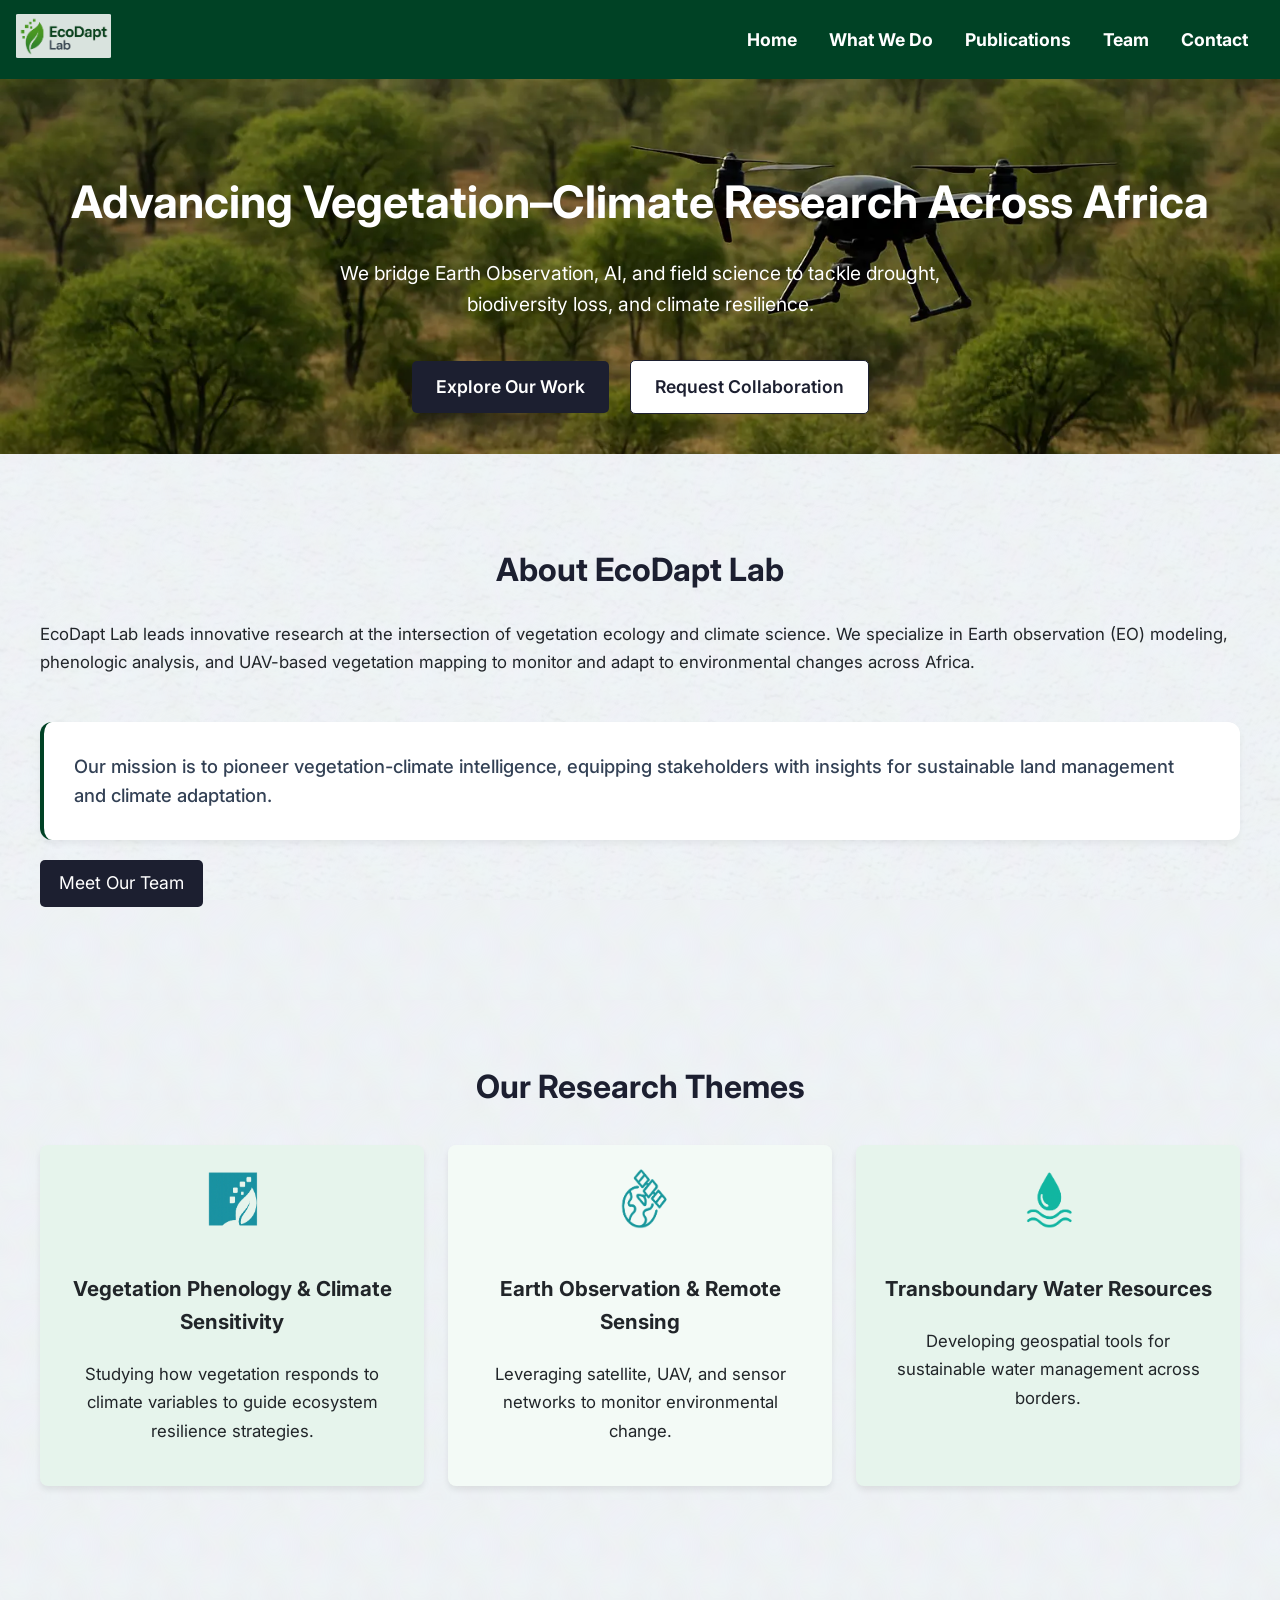
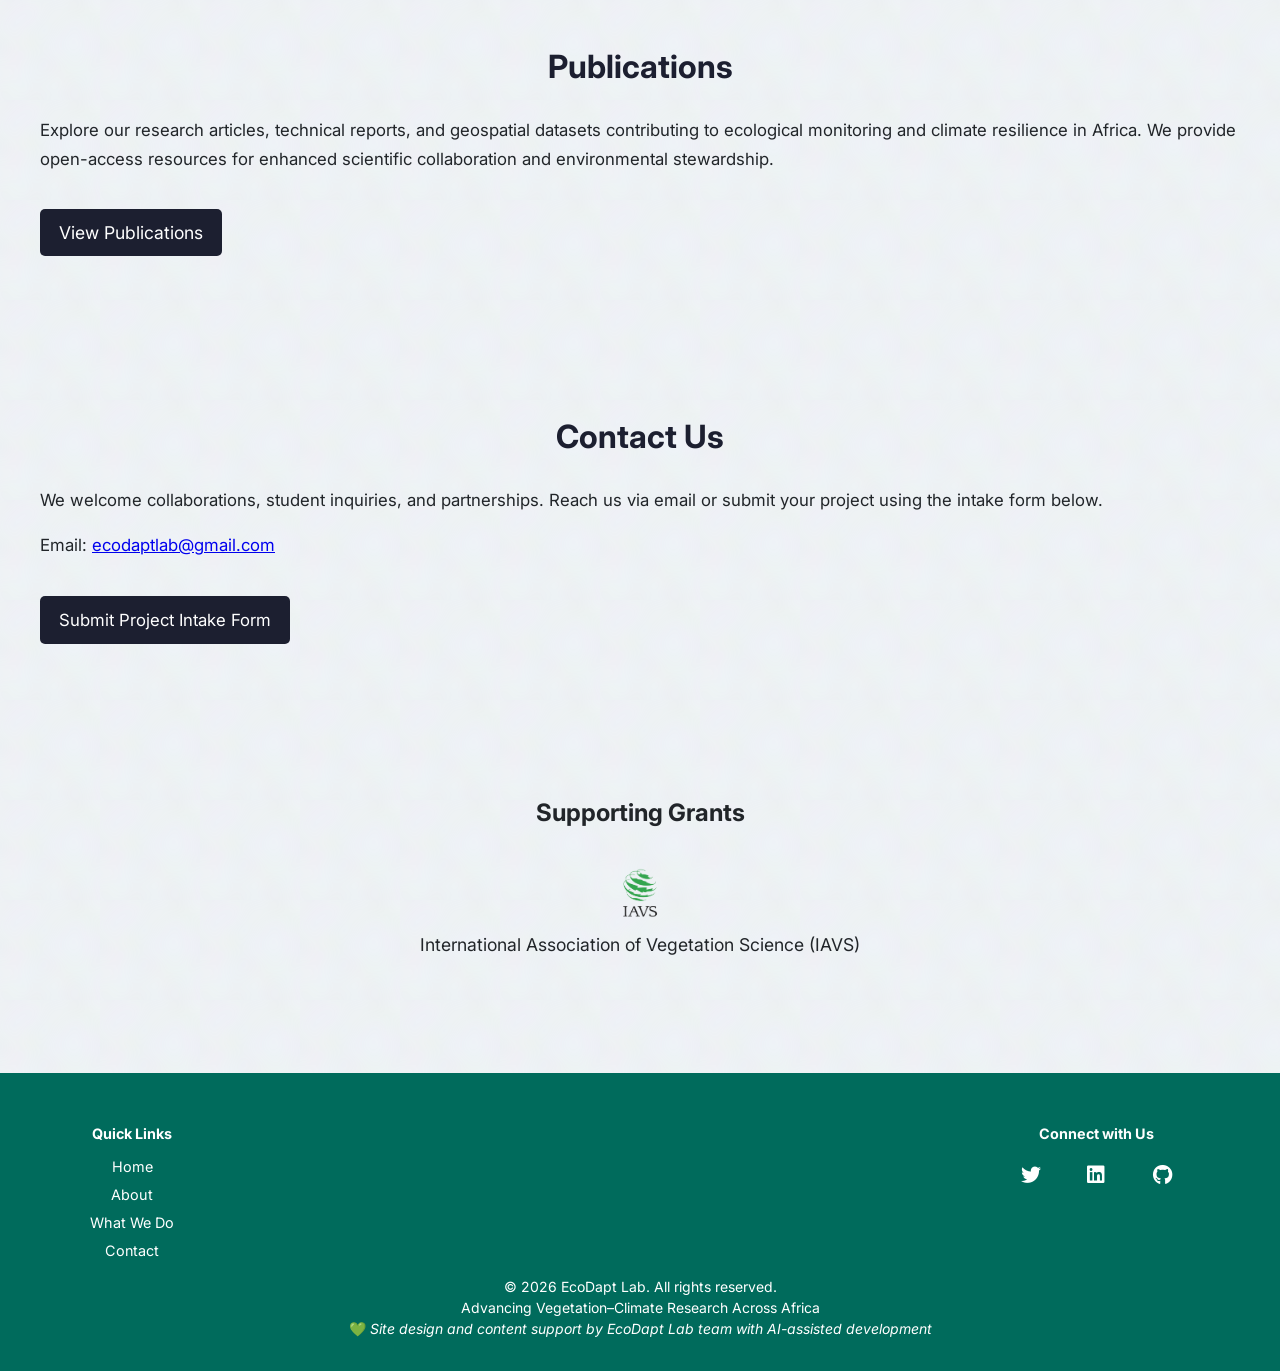
<file: index.html>
<!DOCTYPE html>
<html lang="en">
<head>
  <meta charset="UTF-8">
  <meta name="viewport" content="width=device-width, initial-scale=1.0">
  <title>EcoDapt Lab</title>
  <link href="https://fonts.googleapis.com/css2?family=Inter:wght@400;700&display=swap" rel="stylesheet">
  <link href="https://cdnjs.cloudflare.com/ajax/libs/font-awesome/6.4.0/css/all.min.css" rel="stylesheet">
  <link rel="stylesheet" href="styles.css" />  
<!-- Open Graph meta tags -->
<meta property="og:title" content="EcoDapt Lab">
<meta property="og:description" content="EcoDapt Lab – Advancing Vegetation and Climate Research in Africa">
<meta property="og:image" content="https://raw.githubusercontent.com/EcoDaptLab/ecodapt/main/Image/Logo.png">
<meta property="og:url" content="https://ecodaptlab.github.io/ecodapt/">
<meta property="og:type" content="website">

<!-- For Twitter (X) -->
<meta name="twitter:card" content="summary_large_image">
<meta name="twitter:title" content="EcoDapt Lab">
<meta name="twitter:description" content="EcoDapt Lab – Advancing Vegetation and Climate Research in Africa">
<meta name="twitter:image" content="https://raw.githubusercontent.com/EcoDaptLab/ecodapt/main/Image/Logo.png">

    

</head>
<body class=>
<nav class="navbar">
  <div class="logo">
    <img src="Image/Logo.png" alt="EcoDapt Lab Logo">
  </div>
  <input type="checkbox" id="menu-toggle">
  <label for="menu-toggle" class="menu-icon">&#9776;</label>
  <ul class="menu">
    <li><a href="index.html">Home</a></li>
    <li><a href="what-we-do.html">What We Do</a></li>
    <li><a href="publications.html">Publications</a></li>
    <li><a href="team.html">Team</a></li>
    <li><a href="index.html#contact">Contact</a></li>
  </ul>
</nav>

  <header class="hero">   
    <h1>Advancing Vegetation–Climate Research Across Africa</h1>
    <p>We bridge Earth Observation, AI, and field science to tackle drought, biodiversity loss, and climate resilience.</p>
    <div class="cta-btns">
      <a href="what-we-do.html" class="btn-dark">Explore Our Work</a>
      <a href="index.html#contact" class="btn-light">Request Collaboration</a>
    </div>
  </header>
  

<section class="section" id="about">
  <h2>About EcoDapt Lab</h2>
  <p>EcoDapt Lab leads innovative research at the intersection of vegetation ecology and climate science. We specialize in Earth observation (EO) modeling, phenologic analysis, and UAV-based vegetation mapping to monitor and adapt to environmental changes across Africa.</p><br>
  <div class="mission-text">
    Our mission is to pioneer vegetation-climate intelligence, equipping stakeholders with insights for sustainable land management and climate adaptation.
  </div>
  <a href="team.html" class="btn-blue">Meet Our Team</a>
</section>

<section class="section" id="research-themes">
  <h2>Our Research Themes</h2>
  <div class="themes-grid">
    
    <div class="theme-card green-accent">
      <img src="Image/phenology-icon.png" alt="Phenology" class="theme-icon">
      <h3>Vegetation Phenology & Climate Sensitivity</h3>
      <p>Studying how vegetation responds to climate variables to guide ecosystem resilience strategies.</p>
    </div>

    <div class="theme-card green-accent-light">
      <img src="Image/earth-observation-icon.png" alt="EO" class="theme-icon">
      <h3>Earth Observation & Remote Sensing</h3>
      <p>Leveraging satellite, UAV, and sensor networks to monitor environmental change.</p>
    </div>

    <div class="theme-card green-accent">
      <img src="Image/water-icon.png" alt="Water Resources" class="theme-icon">
      <h3>Transboundary Water Resources</h3>
      <p>Developing geospatial tools for sustainable water management across borders.</p>
    </div>

  </div>
</section>


<section class="section">
  <h2>Publications</h2>
  <p>
    Explore our research articles, technical reports, and geospatial datasets contributing to ecological monitoring and climate resilience in Africa. 
    We provide open-access resources for enhanced scientific collaboration and environmental stewardship.
  </p>
  <a href="publications.html" class="btn-blue">View Publications</a>
</section>

<section class="section" id="contact">
  <h2>Contact Us</h2>
  <p>We welcome collaborations, student inquiries, and partnerships. Reach us via email or submit your project using the intake form below.</p>
  <p>Email: <a href="mailto:ecodaptlab@gmail.com">ecodaptlab@gmail.com</a></p>
  <p><a href="https://forms.gle/SNrqfBkZ2yUh8Saq8" target="_blank" class="btn-blue">Submit Project Intake Form</a></p>
</section>

<section class="grants">
  <h2>Supporting Grants</h2>
  <div class="grants-grid">
    <div class="grant">
    <img src="Image/IAVS.png" alt="IAVS Logo">
    <a href="https://iavs.org" target="_blank" rel="noopener noreferrer" class="grant-link">
    <span>International Association of Vegetation Science (IAVS)</span>
    </a>
  </div>
</div>
</section>


<footer class="footer">
  <div class="footer-container">
    <div class="footer-section">
      <h4>Quick Links</h4>
      <ul>
        <li><a href="index.html">Home</a></li>
        <li><a href="index.html#about">About</a></li>
        <li><a href="what-we-do.html">What We Do</a></li>
        <li><a href="index.html#contact">Contact</a></li>
      </ul>
    </div>

    <div class="footer-section">
      <h4>Connect with Us</h4>
      <div class="social-icons">
        <a href="#"><i class="fab fa-twitter"></i></a>
        <a href="#"><i class="fab fa-linkedin"></i></a>
        <a href="#"><i class="fab fa-github"></i></a>
      </div>
    </div>
  </div>

  <div class="footer-bottom">
  <p>© <span id="year"></span> EcoDapt Lab. All rights reserved.</p>
  <p>Advancing Vegetation–Climate Research Across Africa</p>
  <p>💚 <em>Site design and content support by EcoDapt Lab team with AI-assisted development</em></p>
  </div>
</footer>

<script>
  document.getElementById("year").textContent = new Date().getFullYear();
</script>

</body>
</html>
</file>
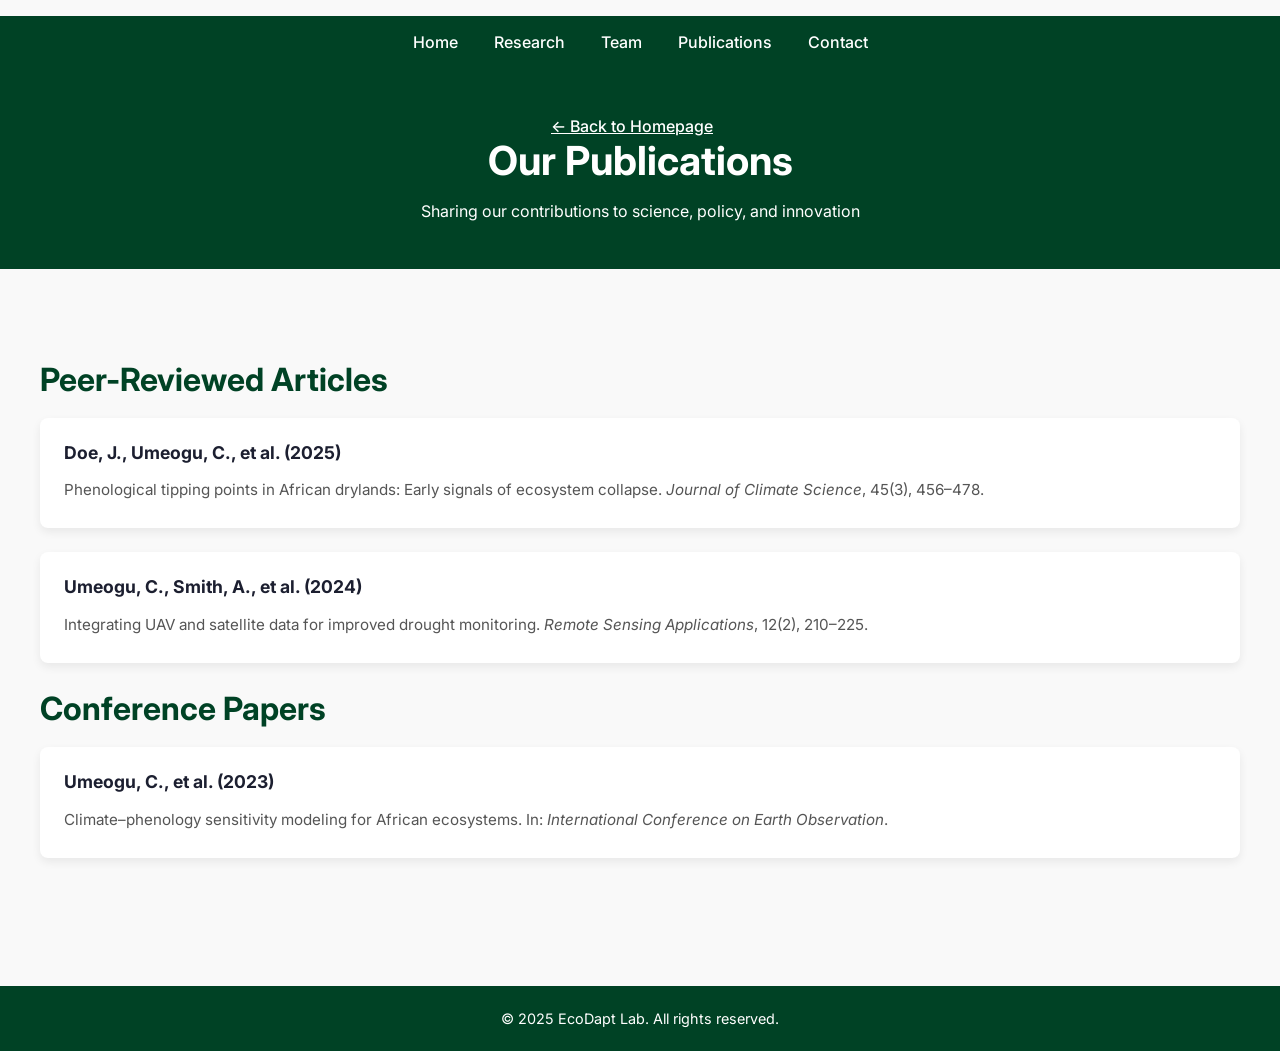
<file: publication.html>
<!DOCTYPE html>
<html lang="en">
<head>
  <meta charset="UTF-8" />
  <meta name="viewport" content="width=device-width, initial-scale=1.0"/>
  <title>Publications | EcoDapt Lab</title>
  <link href="https://fonts.googleapis.com/css2?family=Inter:wght@400;700&display=swap" rel="stylesheet">
  <style>
    body { margin: 0; font-family: 'Inter', sans-serif; background-color: #f9f9f9; color: #333; }
    header { background-color: #004225; color: white; padding: 2rem; text-align: center; }
    header h1 { margin: 0; font-size: 2.5rem; }
    nav { margin-top: 1rem; }
    nav a {
      color: #fff;
      text-decoration: underline;
      font-weight: 500;
      margin-right: 1rem;
    }
    .section { padding: 4rem 2rem; max-width: 1200px; margin: auto; }
    .section h2 { font-size: 2rem; margin-bottom: 1.2rem; color: #004225; }
    .pub-list {
      display: grid;
      grid-template-columns: 1fr;
      gap: 1.5rem;
    }
    .pub-item {
      background: white;
      border-radius: 8px;
      box-shadow: 0 4px 10px rgba(0,0,0,0.07);
      padding: 1.5rem;
    }
    .pub-item h3 {
      margin-top: 0;
      font-size: 1.1rem;
      font-weight: 700;
      color: #1c1f30;
    }
    .pub-item p {
      margin: 0.3rem 0;
      font-size: 0.95rem;
      color: #555;
    }
    footer {
      margin-top: 4rem;
      background: #004225;
      color: white;
      text-align: center;
      padding: 1.5rem;
      font-size: 0.9rem;
    }
  </style>
</head>
<body>
<nav style="background:#004225; padding:1rem; text-align:center;">
  <a href="index.html" style="color:white; margin:0 1rem; text-decoration:none;">Home</a>
  <a href="research.html" style="color:white; margin:0 1rem; text-decoration:none;">Research</a>
  <a href="team.html" style="color:white; margin:0 1rem; text-decoration:none;">Team</a>
  <a href="publications.html" style="color:white; margin:0 1rem; text-decoration:none;">Publications</a>
  <a href="#contact" style="color:white; margin:0 1rem; text-decoration:none;">Contact</a>
</nav>
<header>
  <nav>
    <a href="index.html">← Back to Homepage</a>
  </nav>
  <h1>Our Publications</h1>
  <p>Sharing our contributions to science, policy, and innovation</p>
</header>

<section class="section">
  <h2>Peer-Reviewed Articles</h2>
  <div class="pub-list">
    <div class="pub-item">
      <h3>Doe, J., Umeogu, C., et al. (2025)</h3>
      <p>Phenological tipping points in African drylands: Early signals of ecosystem collapse. <em>Journal of Climate Science</em>, 45(3), 456–478.</p>
    </div>
    <div class="pub-item">
      <h3>Umeogu, C., Smith, A., et al. (2024)</h3>
      <p>Integrating UAV and satellite data for improved drought monitoring. <em>Remote Sensing Applications</em>, 12(2), 210–225.</p>
    </div>
  </div>

  <h2>Conference Papers</h2>
  <div class="pub-list">
    <div class="pub-item">
      <h3>Umeogu, C., et al. (2023)</h3>
      <p>Climate–phenology sensitivity modeling for African ecosystems. In: <em>International Conference on Earth Observation</em>.</p>
    </div>
  </div>
</section>

<footer>
  &copy; 2025 EcoDapt Lab. All rights reserved.
</footer>

</body>
</html>
</file>
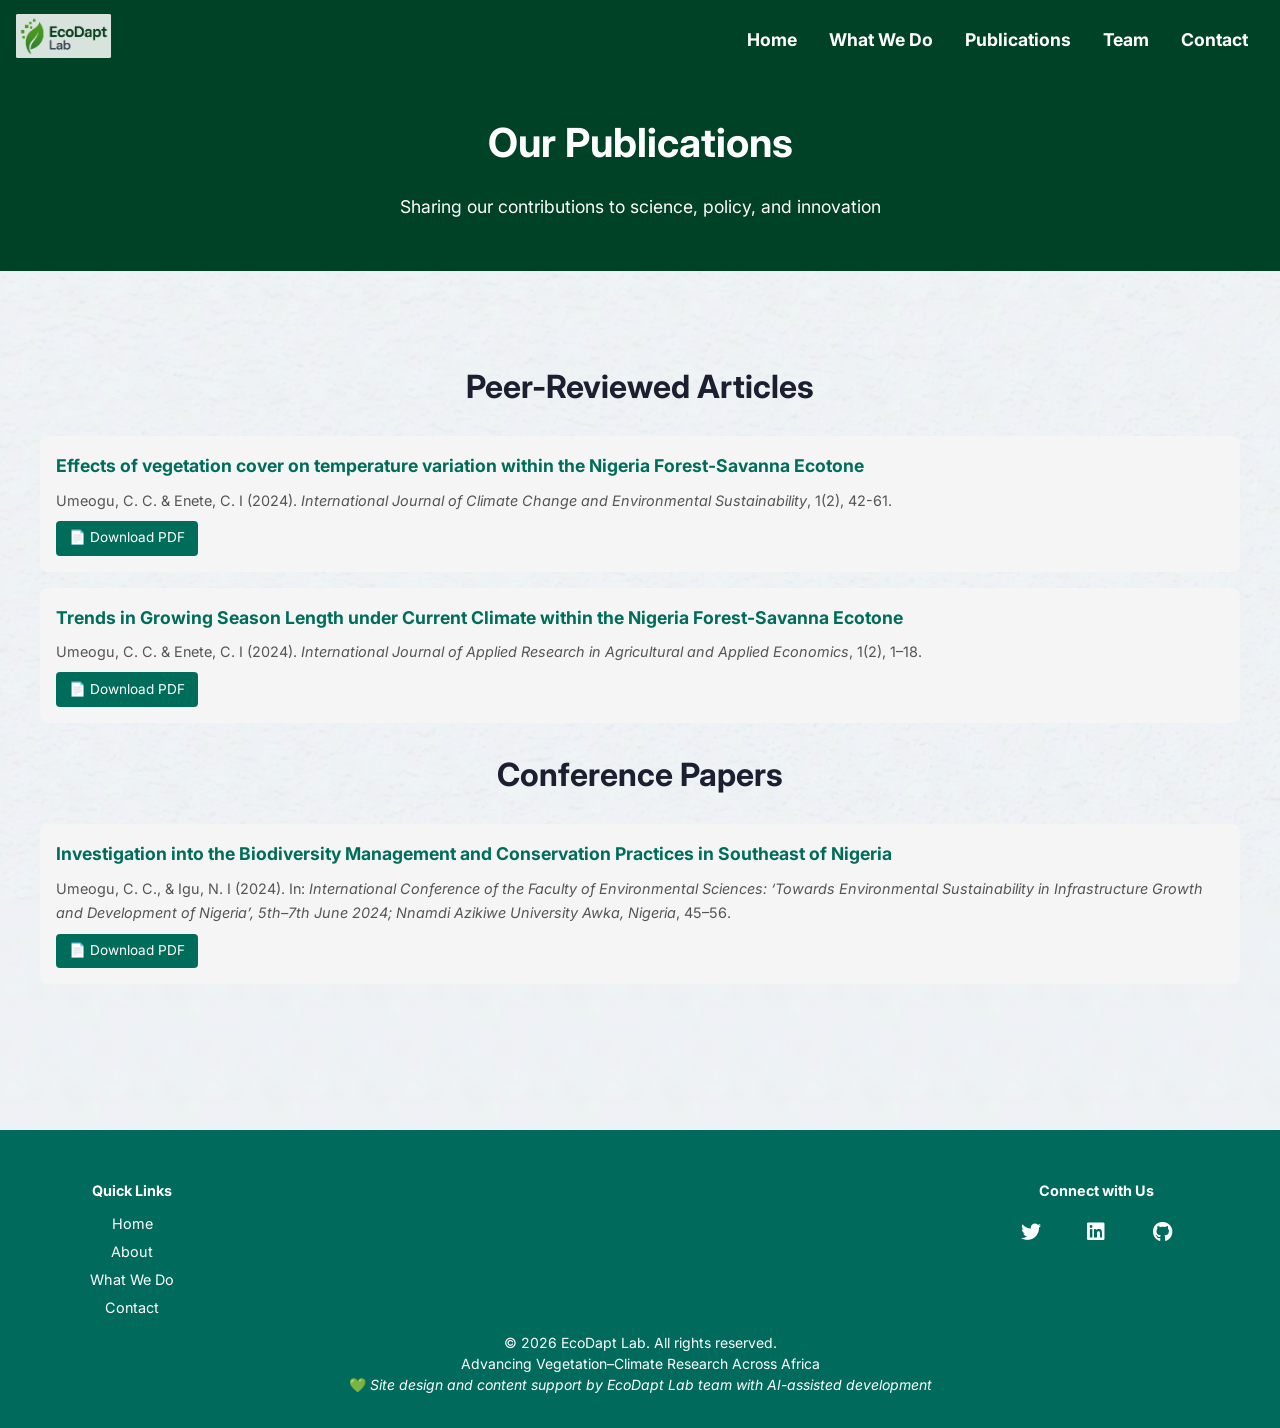
<file: publications.html>
<!DOCTYPE html>
<html lang="en">
<head>
  <meta charset="UTF-8" />
  <meta name="viewport" content="width=device-width, initial-scale=1.0"/>
  <title>Publications | EcoDapt Lab</title>
  <link href="https://fonts.googleapis.com/css2?family=Inter:wght@400;700&display=swap" rel="stylesheet">
  <link href="https://cdnjs.cloudflare.com/ajax/libs/font-awesome/6.4.0/css/all.min.css" rel="stylesheet">
  <link rel="stylesheet" href="styles.css" />

</head>
<body>
<nav class="navbar">
  <div class="logo">
    <img src="Image/Logo.png" alt="EcoDapt Lab Logo">
  </div>
  <input type="checkbox" id="menu-toggle">
  <label for="menu-toggle" class="menu-icon">&#9776;</label>
  <ul class="menu">
    <li><a href="index.html">Home</a></li>
    <li><a href="what-we-do.html">What We Do</a></li>
    <li><a href="publications.html">Publications</a></li>
    <li><a href="team.html">Team</a></li>
    <li><a href="index.html#contact">Contact</a></li>
  </ul>
</nav>

<header>
  <h1>Our Publications</h1>
  <p>Sharing our contributions to science, policy, and innovation</p>
</header>

<section class="section">
  <h2>Peer-Reviewed Articles</h2>
  <ul style="list-style:none; padding:0;">
    <li style="margin-bottom:1rem; padding:1rem; background:#f5f5f5; border-radius:8px;">
      <a href="files/TempVar.pdf" target="_blank" style="font-size:1.1rem; font-weight:bold; color:#006d5b; text-decoration:none;">
        Effects of vegetation cover on temperature variation within the Nigeria Forest-Savanna Ecotone
      </a>
      <p style="margin:0.5rem 0 0; font-size:0.9rem; color:#555;">
        Umeogu, C. C. & Enete, C. I (2024). <em>International Journal of Climate Change and Environmental Sustainability</em>, 1(2), 42-61.
      </p>
      <a href="files/TempVar.pdf" download style="display:inline-block; margin-top:0.5rem; padding:0.4rem 0.8rem; background:#006d5b; color:white; border-radius:4px; text-decoration:none; font-size:0.85rem;">
        📄 Download PDF
      </a>
    </li>

    <li style="margin-bottom:1rem; padding:1rem; background:#f5f5f5; border-radius:8px;">
      <a href="files/GSLTrends.pdf" target="_blank" style="font-size:1.1rem; font-weight:bold; color:#006d5b; text-decoration:none;">
        Trends in Growing Season Length under Current Climate within the Nigeria Forest-Savanna Ecotone
      </a>
      <p style="margin:0.5rem 0 0; font-size:0.9rem; color:#555;">
        Umeogu, C. C. & Enete, C. I (2024). <em>International Journal of Applied Research in Agricultural and Applied Economics</em>, 1(2), 1–18.
      </p>
      <a href="files/GSLTrends.pdf" download style="display:inline-block; margin-top:0.5rem; padding:0.4rem 0.8rem; background:#006d5b; color:white; border-radius:4px; text-decoration:none; font-size:0.85rem;">
        📄 Download PDF
      </a>
    </li>
  </ul>

  <h2>Conference Papers</h2>
  <ul style="list-style:none; padding:0;">
    <li style="margin-bottom:1rem; padding:1rem; background:#f5f5f5; border-radius:8px;">
      <a href="files/InvesBio.pdf" target="_blank" style="font-size:1.1rem; font-weight:bold; color:#006d5b; text-decoration:none;">
        Investigation into the Biodiversity Management and Conservation Practices in Southeast of Nigeria
      </a>
      <p style="margin:0.5rem 0 0; font-size:0.9rem; color:#555;">
        Umeogu, C. C., & Igu, N. I (2024). In: <em>International Conference of the Faculty of Environmental Sciences: ‘Towards Environmental Sustainability in Infrastructure Growth and Development of Nigeria’, 5th–7th June 2024; Nnamdi Azikiwe University Awka, Nigeria</em>, 45–56.
      </p>
      <a href="files/InvesBio.pdf" download style="display:inline-block; margin-top:0.5rem; padding:0.4rem 0.8rem; background:#006d5b; color:white; border-radius:4px; text-decoration:none; font-size:0.85rem;">
        📄 Download PDF
      </a>
    </li>
  </ul>
</section>

<footer class="footer">
  <div class="footer-container">
    <div class="footer-section">
      <h4>Quick Links</h4>
      <ul>
        <li><a href="index.html">Home</a></li>
        <li><a href="index.html#about">About</a></li>
        <li><a href="what-we-do.html">What We Do</a></li>
        <li><a href="index.html#contact">Contact</a></li>
      </ul>
    </div>

    <div class="footer-section">
      <h4>Connect with Us</h4>
      <div class="social-icons">
        <a href="#"><i class="fab fa-twitter"></i></a>
        <a href="#"><i class="fab fa-linkedin"></i></a>
        <a href="#"><i class="fab fa-github"></i></a>
      </div>
    </div>
  </div>

  <div class="footer-bottom">
  <p>© <span id="year"></span> EcoDapt Lab. All rights reserved.</p>
  <p>Advancing Vegetation–Climate Research Across Africa</p>
  <p>💚 <em>Site design and content support by EcoDapt Lab team with AI-assisted development</em></p>
  </div>
</footer>

<script>
  document.getElementById("year").textContent = new Date().getFullYear();
</script>

</body>
</html>
</file>
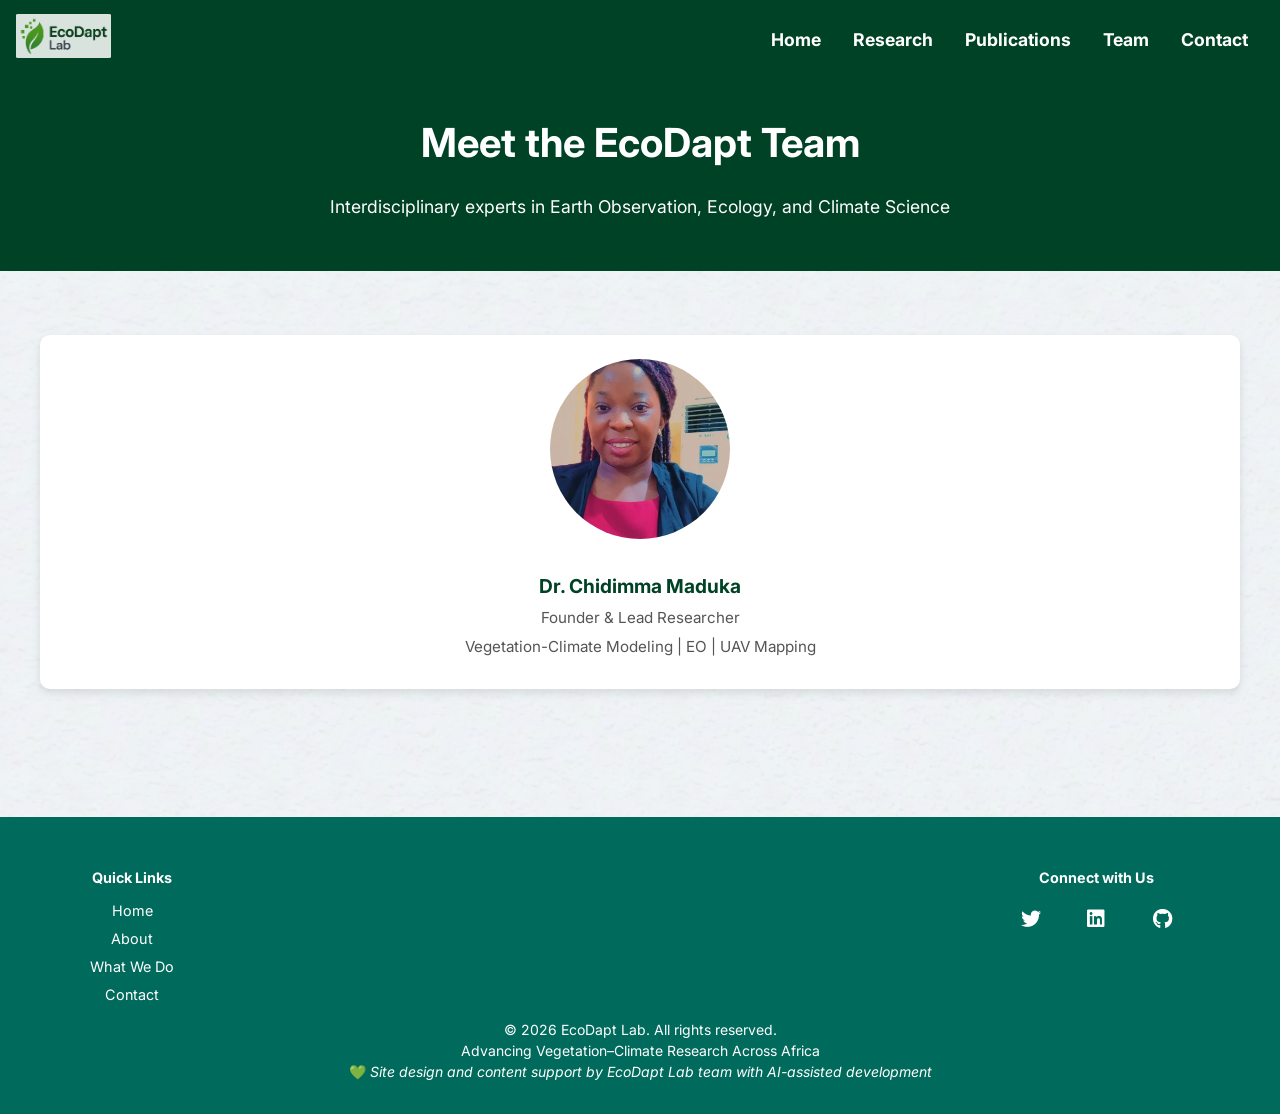
<file: team.html>
<!DOCTYPE html>
<html lang="en">
<head>
  <meta charset="UTF-8" />
  <meta name="viewport" content="width=device-width, initial-scale=1.0"/>
  <title>Meet the Team | EcoDapt Lab</title>
  <link href="https://fonts.googleapis.com/css2?family=Inter:wght@400;700&display=swap" rel="stylesheet">
  <link href="https://cdnjs.cloudflare.com/ajax/libs/font-awesome/6.4.0/css/all.min.css" rel="stylesheet">
  <link rel="stylesheet" href="styles.css" />

</head>
<body>
<nav class="navbar">
  <div class="logo">
    <img src="Image/Logo.png" alt="EcoDapt Lab Logo">
  </div>
  <input type="checkbox" id="menu-toggle">
  <label for="menu-toggle" class="menu-icon">&#9776;</label>
  <ul class="menu">
    <li><a href="index.html">Home</a></li>
    <li><a href="research.html">Research</a></li>
    <li><a href="publications.html">Publications</a></li>
    <li><a href="team.html">Team</a></li>
    <li><a href="index.html#contact">Contact</a></li>
  </ul>
</nav>

<header>
  <h1>Meet the EcoDapt Team</h1>
  <p>Interdisciplinary experts in Earth Observation, Ecology, and Climate Science</p>
</header>


<section class="team-section">
  <div class="team-grid">
    <div class="team-member">
      <img src="Image/Chidimma.jpg" alt="PI">
      <h3>Dr. Chidimma Maduka</h3>
      <p>Founder & Lead Researcher</p>
      <p>Vegetation-Climate Modeling | EO | UAV Mapping</p>
    </div>
</div>
<!--
    <div class="team-member">
      <img src="https://via.placeholder.com/100" alt="Team Member">
      <h3>Dr. Amina Okonkwo</h3>
      <p>Data Scientist</p>
      <p>Remote Sensing | GEE | Machine Learning</p>
    </div>
    <div class="team-member">
      <img src="https://via.placeholder.com/100" alt="Team Member">
      <h3>Engr. Idris Sule</h3>
      <p>UAV & Sensor Specialist</p>
      <p>Drone Operations | Calibration | Fieldwork</p>
    </div>
    <div class="team-member">
      <img src="https://via.placeholder.com/100" alt="Team Member">
      <h3>Ms. Adaeze Bello</h3>
      <p>Research Assistant</p>
      <p>GIS | Data Management | Field Coordination</p>
    </div>
  </div>
  -->
</section>


<footer class="footer">
  <div class="footer-container">
    <div class="footer-section">
      <h4>Quick Links</h4>
      <ul>
        <li><a href="index.html">Home</a></li>
        <li><a href="index.html#about">About</a></li>
        <li><a href="what-we-do.html">What We Do</a></li>
        <li><a href="index.html#contact">Contact</a></li>
      </ul>
    </div>

    <div class="footer-section">
      <h4>Connect with Us</h4>
      <div class="social-icons">
        <a href="#"><i class="fab fa-twitter"></i></a>
        <a href="#"><i class="fab fa-linkedin"></i></a>
        <a href="#"><i class="fab fa-github"></i></a>
      </div>
    </div>
  </div>

  <div class="footer-bottom">
  <p>© <span id="year"></span> EcoDapt Lab. All rights reserved.</p>
  <p>Advancing Vegetation–Climate Research Across Africa</p>
  <p>💚 <em>Site design and content support by EcoDapt Lab team with AI-assisted development</em></p>
  </div>
</footer>

<script>
  document.getElementById("year").textContent = new Date().getFullYear();
</script>

</body>
</html>
</file>
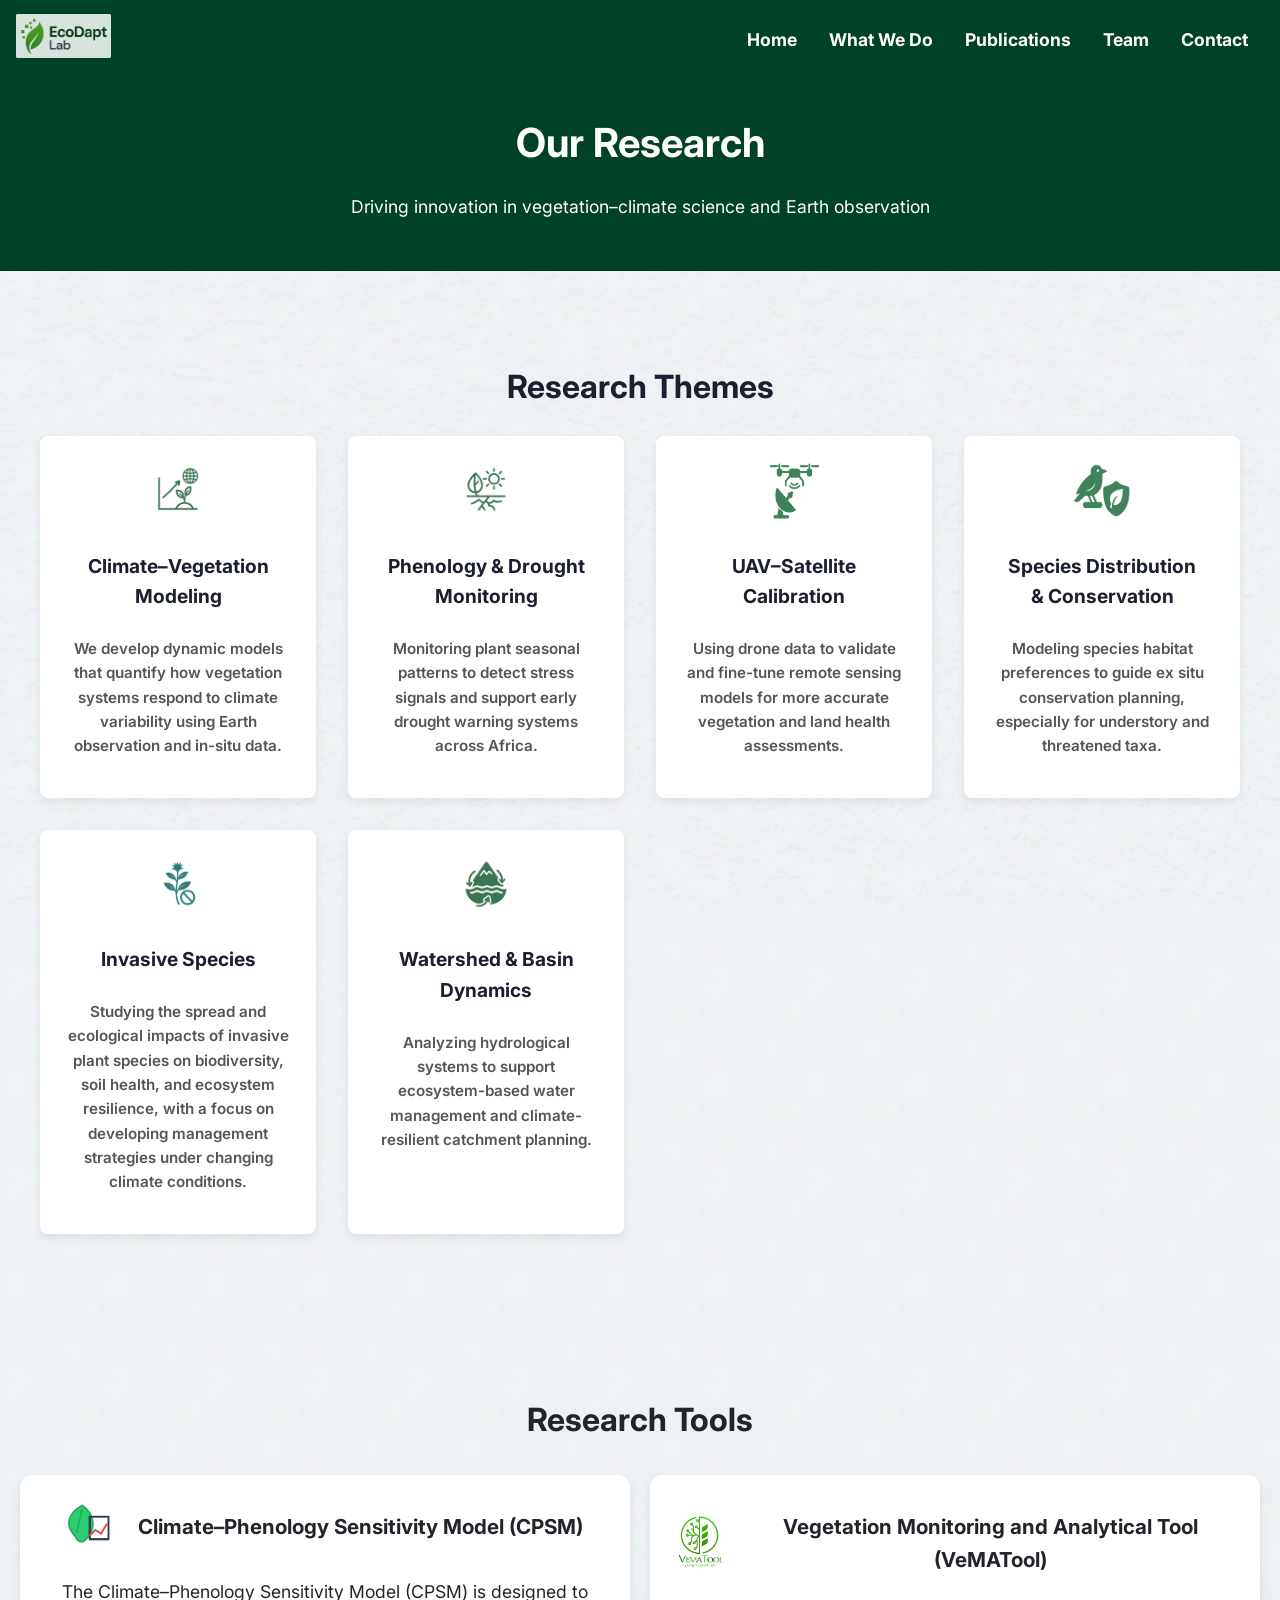
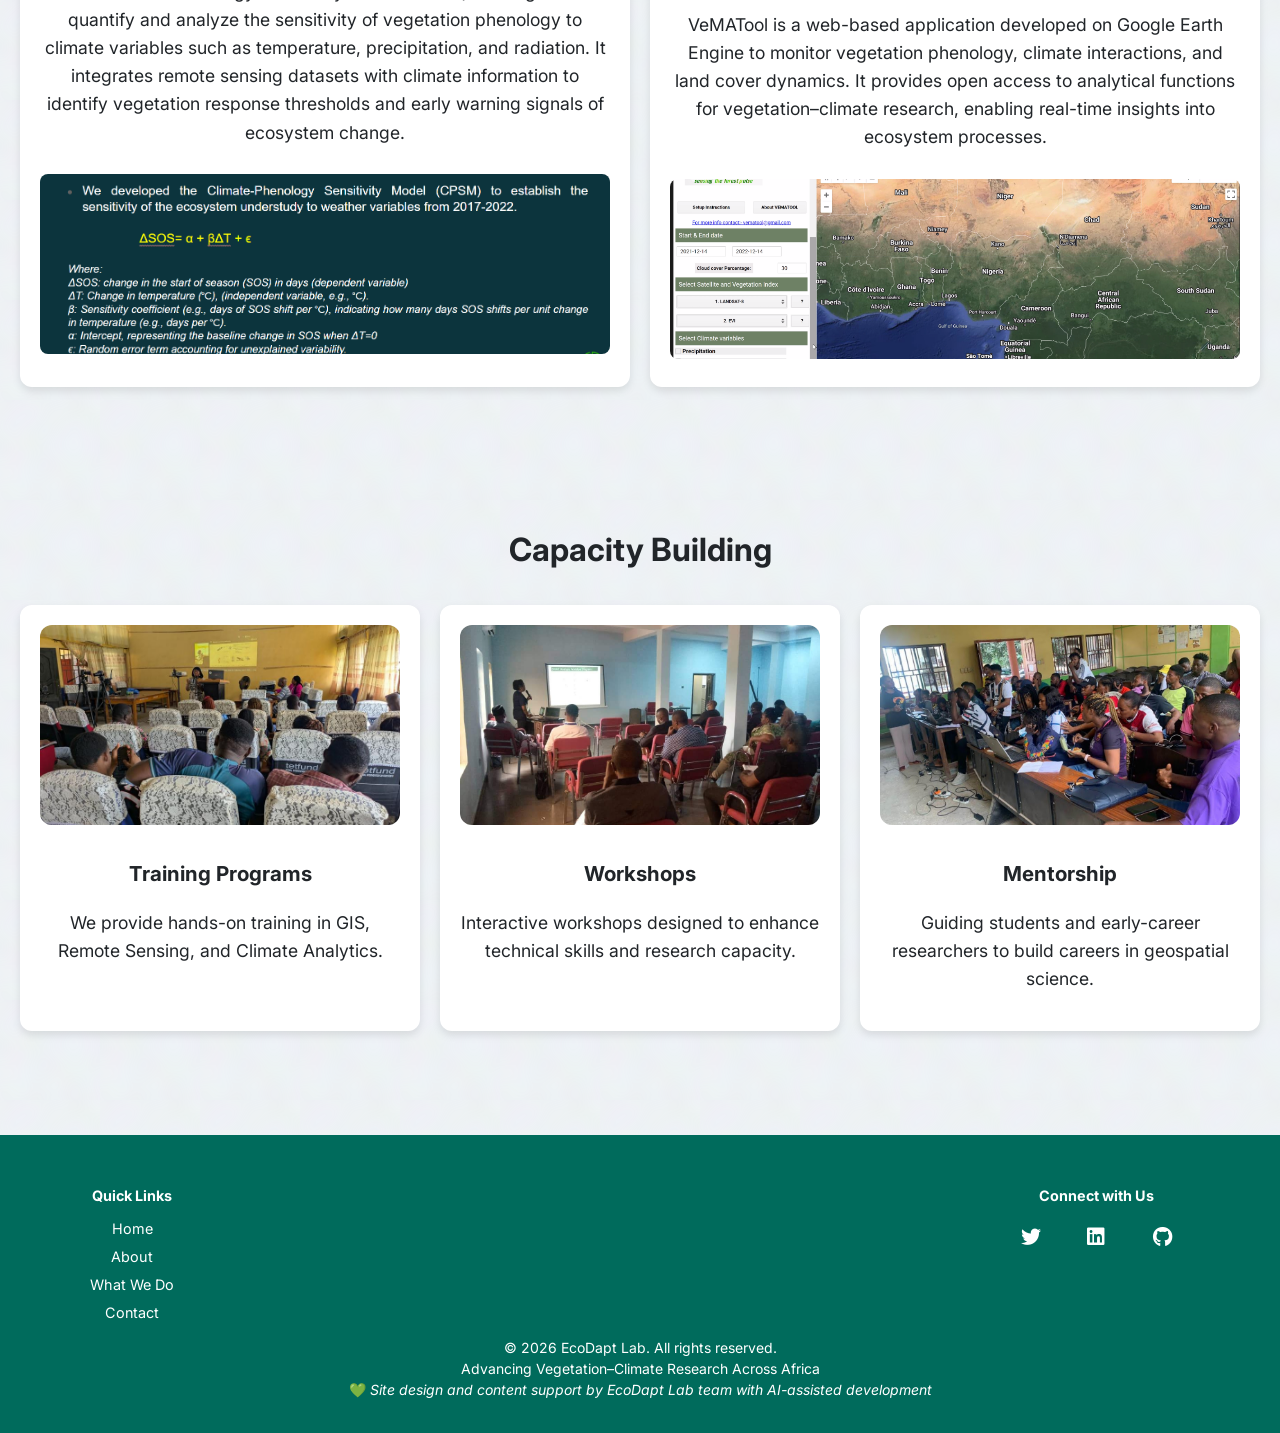
<file: what-we-do.html>
<!DOCTYPE html>
<html lang="en">
<head>
  <meta charset="UTF-8" />
  <meta name="viewport" content="width=device-width, initial-scale=1.0"/>
  <title>What we Do| EcoDapt Lab</title>
  <link href="https://fonts.googleapis.com/css2?family=Inter:wght@400;700&display=swap" rel="stylesheet">
  <link href="https://cdnjs.cloudflare.com/ajax/libs/font-awesome/6.4.0/css/all.min.css" rel="stylesheet">
  <link rel="stylesheet" href="styles.css" />

</head>
<body>
<nav class="navbar">
  <div class="logo">
    <img src="Image/Logo.png" alt="EcoDapt Lab Logo">
  </div>
  <input type="checkbox" id="menu-toggle">
  <label for="menu-toggle" class="menu-icon">&#9776;</label>
  <ul class="menu">
    <li><a href="index.html">Home</a></li>
    <li><a href="what-we-do.html">What We Do</a></li>
    <li><a href="publications.html">Publications</a></li>
    <li><a href="team.html">Team</a></li>
    <li><a href="index.html#contact">Contact</a></li>
  </ul>
</nav>

<header>
  <h1>Our Research</h1>
  <p>Driving innovation in vegetation–climate science and Earth observation</p>
</header>

<section class="section">
  <h2>Research Themes</h2>
  <div class="research-grid">
    <div class="card">
      <img src="Image/Climate–Vegetation Modeling.png" alt="Climate–Vegetation Modeling Icon" class="theme-icon">
      <h3 id="cpsm">
      <a href="#cpsm-tool" class="theme-link">Climate–Vegetation Modeling</a>
      </h3>
      <p>We develop dynamic models that quantify how vegetation systems respond to climate 
        variability using Earth observation and in-situ data.
      </p>
    </div>
    <div class="card">
      <img src="Image/Phenology & Drought Monitoring.png" alt="Phenology & Drought Monitoring Icon" class="theme-icon">
      <h3 id="vematool">
        <a href="#vematool-tool" class="theme-link">Phenology & Drought Monitoring</a>
      </h3>
      <p>Monitoring plant seasonal patterns to detect stress signals and support early 
        drought warning systems across Africa.
      </p>
    </div>
    <div class="card">
      <img src="Image/UAV–Satellite Calibration.png" alt="UAV–Satellite Calibration Icon" class="theme-icon">
      <h3 id="uav"><a href="#uav" class="theme-link">UAV–Satellite Calibration</a></h3>
      <p>Using drone data to validate and fine-tune remote sensing models for more 
        accurate vegetation and land health assessments.
      </p>
    </div>
    <div class="card">
      <img src="Image/Species Distribution & Conservation.png" alt="Species Distribution & Conservation Icon" class="theme-icon">
      <h3 id="species"><a href="#species" class="theme-link">Species Distribution & Conservation</a></h3>
      <p>Modeling species habitat preferences to guide ex situ conservation planning, 
        especially for understory and threatened taxa.
      </p>
    </div>
    <div class="card">
     <img src="Image/invasive_icon.png" alt="Invasive Species Icon" class="theme-icon">
      <h3 id="invasives"><a href="#invasives" class="theme-link">Invasive Species</a></h3>
      <p>
        Studying the spread and ecological impacts of invasive plant species on
        biodiversity, soil health, and ecosystem resilience, with a focus on
        developing management strategies under changing climate conditions.
      </p>
    </div>

    <div class="card">
      <img src="Image/Watershed_Basin Dynamics.png" alt="Watershed & Basin Dynamics Icon" class="theme-icon">
      <h3 id="watershed"><a href="#watershed" class="theme-link">Watershed & Basin Dynamics</a></h3>
      <p>Analyzing hydrological systems to support ecosystem-based water management 
        and climate-resilient catchment planning.
      </p>
    </div>
  </div>
</section>


<section id="research-tools">
  <h2>Research Tools</h2>
  <div class="grid-container">

    <!-- CPSM -->
    <div class="grid-item">
      <div class="tool-header">
        <img src="Image/CPSModel Icon.svg" alt="CPSM Icon" class="tool-icon">
        <h3 id="cpsm-tool">
          <a href="#cpsm" class="tool-link">Climate–Phenology Sensitivity Model (CPSM)</a>
        </h3>
      </div>
      <p>
        The Climate–Phenology Sensitivity Model (CPSM) is designed to quantify and analyze
        the sensitivity of vegetation phenology to climate variables such as temperature,
        precipitation, and radiation. It integrates remote sensing datasets with climate
        information to identify vegetation response thresholds and early warning signals of ecosystem change.
      </p>
      <img src="Image/CPSModel.png" alt="CPSM Screenshot" class="tool-screenshot">
    </div>

    <!-- VeMATool -->
    <div class="grid-item">
      <div class="tool-header">
        <img src="Image/vemat.png" alt="VeMATool Logo" class="tool-icon">
        <h3 id="vematool-tool">
          <a href="#vematool" class="tool-link">Vegetation Monitoring and Analytical Tool (VeMATool)</a>
        </h3>
      </div>
      <p>
        VeMATool is a web-based application developed on Google Earth Engine to monitor
        vegetation phenology, climate interactions, and land cover dynamics. It provides
        open access to analytical functions for vegetation–climate research, enabling
        real-time insights into ecosystem processes.
      </p>
      <img src="Image/Vemat GUI.png" alt="VeMATool GUI" class="tool-screenshot">
    </div>

  </div>
</section>



<section id="capacity-building">
  <h2>Capacity Building</h2>
  <div class="grid-container">

    <div class="grid-item">
      <img src="Image/capacity_building.jpg" alt="Training" class="capacity-img">
      <h3>Training Programs</h3>
      <p>We provide hands-on training in GIS, Remote Sensing, and Climate Analytics.</p>
    </div>

    <div class="grid-item">
      <img src="Image/workshop.jpg" alt="Workshops" class="capacity-img">
      <h3>Workshops</h3>
      <p>Interactive workshops designed to enhance technical skills and research capacity.</p>
    </div>

    <div class="grid-item">
      <img src="Image/mentorship.jpg" alt="Mentorship" class="capacity-img">
      <h3>Mentorship</h3>
      <p>Guiding students and early-career researchers to build careers in geospatial science.</p>
    </div>

    
  </div>
</section>


<footer class="footer">
  <div class="footer-container">
    <div class="footer-section">
      <h4>Quick Links</h4>
      <ul>
        <li><a href="index.html">Home</a></li>
        <li><a href="index.html#about">About</a></li>
        <li><a href="what-we-do.html">What We Do</a></li>
        <li><a href="index.html#contact">Contact</a></li>
      </ul>
    </div>

    <div class="footer-section">
      <h4>Connect with Us</h4>
      <div class="social-icons">
        <a href="#"><i class="fab fa-twitter"></i></a>
        <a href="#"><i class="fab fa-linkedin"></i></a>
        <a href="#"><i class="fab fa-github"></i></a>
      </div>
    </div>
  </div>

  <div class="footer-bottom">
  <p>© <span id="year"></span> EcoDapt Lab. All rights reserved.</p>
  <p>Advancing Vegetation–Climate Research Across Africa</p>
  <p>💚 <em>Site design and content support by EcoDapt Lab team with AI-assisted development</em></p>
  </div>
</footer>

<script>
  document.addEventListener("DOMContentLoaded", () => {
    const themeLinks = document.querySelectorAll(".theme-link");
    const toolLinks = document.querySelectorAll(".tool-link");

    // Smooth scroll
    function smoothScroll(e) {
      e.preventDefault();
      const targetId = this.getAttribute("href").substring(1);
      const targetEl = document.getElementById(targetId);
      if (targetEl) {
        targetEl.scrollIntoView({ behavior: "smooth", block: "center" });
      }
    }

    themeLinks.forEach(link => link.addEventListener("click", smoothScroll));
    toolLinks.forEach(link => link.addEventListener("click", smoothScroll));

    // Highlight active links briefly
  function setActive(fromLinks, toLinks, fromId, toId) {
  fromLinks.forEach(l => l.classList.remove("active"));
  toLinks.forEach(l => l.classList.remove("active"));

  const fromLink = document.querySelector(`a[href="#${fromId}"]`);
  const toLink = document.querySelector(`a[href="#${toId}"]`);

  if (fromLink) {
    fromLink.classList.add("active");
    setTimeout(() => fromLink.classList.remove("active"), 1000); // fades out after 1s
  }
  if (toLink) {
    toLink.classList.add("active");
    setTimeout(() => toLink.classList.remove("active"), 1000);
  }
}

    themeLinks.forEach(link => {
      link.addEventListener("click", function () {
        const toId = this.getAttribute("href").substring(1);
        const fromId = this.parentElement.id;
        setActive(themeLinks, toolLinks, fromId, toId);
      });
    });

    toolLinks.forEach(link => {
      link.addEventListener("click", function () {
        const toId = this.getAttribute("href").substring(1);
        const fromId = this.parentElement.id;
        setActive(toolLinks, themeLinks, fromId, toId);
      });
    });

    // Clear highlight if clicking outside
    document.addEventListener("click", function (e) {
      if (!e.target.classList.contains("theme-link") && 
          !e.target.classList.contains("tool-link")) {
        themeLinks.forEach(l => l.classList.remove("active"));
        toolLinks.forEach(l => l.classList.remove("active"));
      }
    });
  });
</script>


<script>
  document.getElementById("year").textContent = new Date().getFullYear();
</script>

</body>
</html>
</file>
<file: styles.css>
/* Global body style */
body {
    font-family: 'Inter', sans-serif;
    margin: 0; 
    padding: 0;
    background: linear-gradient(135deg, #f0f4f8 0%, #ffffff 100%);
    color: #212529;
    background-image: url('data:image/svg+xml;utf8,<svg xmlns="http://www.w3.org/2000/svg" width="100" height="100"><filter id="noise"><feTurbulence type="fractalNoise" baseFrequency="0.03" stitchTiles="stitch"/></filter><rect width="100%" height="100%" filter="url(%23noise)" opacity="0.1"/></svg>');
    background-repeat: repeat;
  /* Remove any background-image: url('path/to/texture.png'); to avoid conflicts */
}

/* Increase font size for better readability */
body {
  font-size: 1.1rem;
  line-height: 1.6;
}

body {
  position: relative;
  background-color: #f0f4f8;
}

body::before {
  content: "";
  position: fixed;
  top: 0; left: 0; right: 0; bottom: 0;
  background: url('Image/texture.jpg') repeat;
  opacity: 0.1;  /* control texture intensity */
  pointer-events: none;
  z-index: -1;
}
html {
  scroll-behavior: smooth;
}

/* Header common */
header {
  background-color: #004225;
  color: white;
  padding: 2rem;
  text-align: center;
  position: relative;
  z-index: 1;
}

header h1 {
  margin: 0;
  font-size: 2.5rem;
}

/* Specific header.hero for index page */
/* Default desktop/tablet hero */
header.hero {
  background: url(Image/background.webp) center top 30% / cover no-repeat;
  color: white;
  padding: 5.5rem 2rem 2rem; /* top padding for sticky navbar */
  text-align: center;
  position: relative;
  z-index: 1;
}

/* Typography for desktop */
header.hero h1 {
  font-size: 2.8rem;
  margin-bottom: 1rem;
}

header.hero p {
  font-size: 1.2rem;
  margin-bottom: 2rem;
  max-width: 700px;
  margin-left: auto;
  margin-right: auto;
}

/* Mobile adjustments */
@media (max-width: 768px) {
  header.hero {
    height: 100vh; /* Only mobile full height */
    display: flex;
    flex-direction: column;
    justify-content: center;
    align-items: center;
  }

  header.hero h1 {
    font-size: 1.6rem;
  }

  header.hero p {
    font-size: 0.9rem;
  }
}


/* Navigation */

nav a {
  color: #fff;
  text-decoration: underline;
  font-weight: 500;
  margin-right: 1rem;
}

/* Enhance link interactivity */
nav a:hover, .button:hover {
  background-color: #005a3c;
  color: white;
  transform: scale(1.05);
  transition: all 0.3s ease;
}

/* Sticky navigation bar */
nav {
  position: sticky;
  top: 0;
  z-index: 1000;
  background-color: #004225;
}

/* Navbar styling */
/* === Navbar Fixes === */
.navbar {
  position: sticky;
  top: 0;
  left: 0;
  right: 0;
  margin: 0 !important;
  padding: 0.5rem 1rem;
  background: #004225;
  z-index: 1000;
  display: flex;
  align-items: center;
  justify-content: space-between;
}

/* Remove extra gap above navbar */
header nav {
  margin-top: 0 !important;
  padding-top: 0 !important;
}

/* Remove global nav spacing causing whitespace */
nav {
  margin-top: 0 !important;
}

.navbar .logo img {
  height: 40px;
  max-height: none;
  background: rgba(255,255,255,0.85);
  padding: 2px;
  border-radius: 2%;
  object-fit: contain;
}
/* Remove the top gap on the main navbar */
.navbar { 
  margin-top: 0 !important; 
  top: 0;                /* ensure it sits flush when sticky */
}

/* Keep spacing only for small navs inside page headers (e.g., “← Back to Homepage”) */
header nav { 
  margin-top: 1rem; 
}

/* Belt-and-suspenders: no default page margins */
html, body { margin: 0; padding: 0; }

/*.navbar .logo img {
  background: rgba(255, 255, 255, 0.85);
  padding: 2px;
  border-radius: 2%;
  height: 40px;
  max-height: none;
  object-fit: contain;
}*/

/* Menu styling */
.menu {
  list-style: none;
  display: flex;
  gap: 1rem;
  z-index: 1000;
}

.menu li a {
  color: white;
  text-decoration: none;
  font-weight: bold;
}

/* Hide checkbox */
#menu-toggle {
  display: none;
}

/* Hamburger menu icon */
.menu-icon {
  display: none;
  font-size: 1.5rem;
  color: white;
  cursor: pointer;
  z-index: 1001;
  position: relative;
}
.menu-icon {
  left: -20px;
}

/* Mobile menu */
@media (max-width: 768px) {
  .menu {
    display: none;
    flex-direction: column;
    background-color: #0f3d2e;
    backdrop-filter: blur(8px);
    position: absolute;
    top: 60px;
    right: 0;
    width: 200px;
    padding: 1rem;
  }

  #menu-toggle:checked + .menu-icon + .menu {
    display: flex;
  }

  .menu-icon {
    display: block;
    left: -15px;
  }
}

/* Buttons */
.cta-btns a {
  display: inline-block;
  margin: 0.5rem;
  padding: 0.75rem 1.5rem;
  border-radius: 5px;
  text-decoration: none;
  font-weight: 600;
}
.cta-btns a:hover,
.btn-dark:hover,
.btn-light:hover,
.btn-blue:hover {
  background-color: #005a3c;
  color: white;
  transform: scale(1.05);
  transition: all 0.3s ease;
}
.btn-dark {
  background-color: #1c1f30;
  color: #fff;
}

.btn-light {
  background-color: #fff;
  color: #1c1f30;
  border: 1px solid #1c1f30;
}

.btn-blue {
  background-color: #1c1f30;
  color: white;
  padding: 0.6rem 1.2rem;
  border-radius: 5px;
  text-decoration: none;
  display: inline-block;
  margin-top: 1.2rem;
}
.view-publication-btn {
  background-color: #004225;
  color: white;
  padding: 0.6rem 1.2rem;
  border-radius: 5px;
  text-decoration: none;
  font-weight: 600;
  display: inline-block;
  transition: background-color 0.3s ease, transform 0.2s ease;
}

.view-publication-btn:hover {
  background-color: #006d5b; /* brighter green */
  color: white;
  transform: translateY(-2px);
}

/* Sections */
.section {
  padding: 4rem 2rem;
  max-width: 1200px;
  margin: auto;
}

.section h2 {
  font-size: 2rem;
  margin-bottom: 1.5rem;
  color: #1c1f30;
}

.section p {
  font-size: 1.05rem;
  line-height: 1.7;
}
.mission-text {
  font-size: 1.15rem;
  color: #334155;
  font-weight: 500;
  background: white;
  padding: 30px;
  border-radius: 12px;
  box-shadow: 0 4px 6px rgba(0, 0, 0, 0.05);
  border-left: 4px solid #004225;
}

/* Index page grid */
.grid {
  display: grid;
  grid-template-columns: repeat(auto-fit, minmax(200px, 1fr));
  gap: 2rem;
  margin-top: 2rem;
}

/* Publication page */
.pub-list {
  display: grid;
  grid-template-columns: 1fr;
  gap: 1.5rem;
}

.pub-item {
  background: white;
  border-radius: 8px;
  box-shadow: 0 4px 10px rgba(0, 0, 0, 0.07);
  padding: 1.5rem;
}

.pub-item h3 {
  margin-top: 0;
  font-size: 1.1rem;
  font-weight: 700;
  color: #1c1f30;
}

.pub-item p {
  margin: 0.3rem 0;
  font-size: 0.95rem;
  color: #555;
}

/* Research page */
h2 {
  text-align: center;
  font-size: 2rem;
  margin-bottom: 30px;
}
.research-grid {
  display: grid;
  grid-template-columns: repeat(auto-fit, minmax(260px, 1fr));
  gap: 2rem;
}

.card {
  background: white !important;
  color: #1c1f30 !important;
  font-weight: 600;
  text-align: center;
  border-radius: 8px;
  box-shadow: 0 4px 10px rgba(0,0,0,0.07);
  padding: 1.5rem;
}

.card h3 {
  margin-top: 0;
  color: #1c1f30;
  font-size: 1.2rem;
}

.card p {
  font-size: 0.95rem;
  line-height: 1.6;
  color: #555;
}

/* Themes grid (index) */
.themes-grid {
  display: grid;
  grid-template-columns: repeat(auto-fit, minmax(250px, 1fr));
  gap: 1.5rem;
  margin-top: 2rem;
}

.theme-card {
  border-radius: 8px;
  padding: 1.5rem;
  box-shadow: 0 4px 6px rgba(0, 0, 0, 0.08);
  text-align: center;
  transition: transform 0.3s ease, box-shadow 0.3s ease;
}

.theme-card:hover {
  transform: translateY(-5px);
  box-shadow: 0 8px 12px rgba(0, 0, 0, 0.15);
}

.green-accent {
  background: #e6f4ec;
}

.green-accent-light {
  background: #f3faf6;
}

.theme-icon {
  width: 60px;
  height: 60px;
  margin-bottom: 1rem;
  filter: invert(28%) sepia(48%) saturate(423%) hue-rotate(92deg) brightness(90%) contrast(88%);
}

/* Links */
.theme-link,
.tool-link {
  display: inline-block;
  padding: 6px 12px;
  border-radius: 999px;
  text-decoration: none;
  color: inherit;
  transition: background-color 0.5s ease, color 0.5s ease;
}

.theme-link.active,
.tool-link.active {
  background-color: #2e7d32; /* green pill */
  color: #fff;
  font-weight: 600;
}

/* Prevent headings from hiding behind sticky nav */
h3[id], h4[id] {
  scroll-margin-top: 100px;
}

/* Research Tools */
#research-tools {
  margin: 50px 0;
  padding: 20px;
}

#research-tools h2 {
  text-align: center;
  font-size: 2rem;
  margin-bottom: 30px;
}
/* Pills hover */
.research-tools a:hover {
  background-color: #e0e0e0;
}

.research-tools a.active {
  background-color: #2e7d32;
  color: #fff;
  font-weight: 500;
}

/* Tool header (icon + title inline) */
.tool-header {
  display: flex;
  align-items: center;
  justify-content: center;
  gap: 10px;
  margin-bottom: 10px;
  text-align: center;
}

.tool-header .tool-icon {
  width: 60px;
  height: 60px;
  object-fit: contain;
}

/* Tool screenshots (large images at bottom of cards) */
.tool-screenshot {
  width: 100%;
  height: 180px;
  object-fit: cover;
  border-radius: 8px;
  margin-top: 10px;
}

/* Unified Grid (used by both Research Tools & Capacity Building) */
.grid-container {
  display: grid;
  grid-template-columns: repeat(auto-fit, minmax(280px, 1fr));
  gap: 20px;
}

.grid-item {
  background: #fff;
  border-radius: 12px;
  box-shadow: 0 4px 8px rgba(0,0,0,0.1);
  padding: 20px;
  transition: transform 0.3s ease;
  text-align: center;
}

.grid-item:hover {
  transform: translateY(-5px);
}

.grid-item h3 {
  margin: 10px 0;
}

/* Capacity Building */
#capacity-building {
  padding: 40px 20px;
  text-align: center;
}

#capacity-building h2 {
  font-size: 2rem;
  margin-bottom: 30px;
}

.capacity-img {
  width: 100%;
  height: 200px;
  object-fit: cover;
  border-radius: 12px;
  margin-bottom: 15px;
}


/* Team page */
.team-section {
  padding: 4rem 2rem;
  max-width: 1200px;
  margin: auto;
}

.team-grid {
  display: grid;
  grid-template-columns: repeat(auto-fit, minmax(250px, 1fr));
  gap: 2rem;
}

.team-member {
  background: white;
  border-radius: 10px;
  box-shadow: 0 4px 8px rgba(0, 0, 0, 0.1);
  text-align: center;
  padding: 1.5rem;
}

.team-member img {
  width: 180px;
  height: 180px;
  object-fit: cover;
  border-radius: 50%;
  margin-bottom: 1rem;
}

.team-member h3 {
  margin: 0.5rem 0 0.2rem;
  font-size: 1.2rem;
  color: #004225;
}

.team-member p {
  font-size: 0.95rem;
  color: #555;
  margin: 0.3rem 0;
}

/* Grants */
.grants {
  text-align: center;
  padding: 50px 20px;
}

.grants h2 {
  font-size: 24px;
  margin-bottom: 30px;
}

.grants-grid {
  display: flex;
  flex-wrap: wrap;
  justify-content: center;
  gap: 30px;
}

.grant img {
  max-height: 60px;
  object-fit: contain;
}

.grant p {
  margin-top: 10px;
  font-size: 14px;
  color: #333;
}
.grant-link {
  display: flex;
  align-items: center;
  gap: 6px; /* adjust spacing between logo and name */
  text-decoration: none;
  color: inherit; /* keeps text color consistent */
}

.grant-link img {
  height: 30px; /* adjust logo size */
}


/* Footer common */
footer {
  margin-top: 4rem;
  background: #004225;
  color: white;
  text-align: center;
  padding: 1.5rem;
  font-size: 0.9rem;
}
/* Footer styling */
footer {
  background-color: #003d1f;
  color: white;
  padding: 2rem;
  text-align: center;
  margin-top: 4rem;
}
.footer {
  background: #006b5c; 
  color: white;
  text-align: center;
  padding: 30px 15px;
}

.footer-container {
  display: flex;
  flex-wrap: wrap;
  justify-content: space-between;
  gap: 20px;
  max-width: 1100px;
  margin: 0 auto;
}

.footer-section h4 {
  margin-bottom: 10px;
}

.footer-section ul {
  list-style: none;
  padding: 0;
  margin: 0;
}

.footer-section ul li {
  margin: 5px 0;
}

.footer-section ul li a {
  color: white;
  text-decoration: none;
}

.footer-section ul li a:hover {
  text-decoration: underline;
}

.social-icons a {
  color: white;
  font-size: 20px;
  margin: 0 8px;
  display: inline-block;
}

.footer-bottom {
  margin-top: 10px;   /* reduce gap above footer block */
  font-size: 14px;
  line-height: 1.3;
  text-align: center;
}

.footer-bottom p {
  margin: 3px 0;      /* overrides browser default spacing */
}


/* Social icons (common) */
.social-icons {
  display: flex;
  gap: 0.6rem;
  align-items: center;
}

.social-icons a {
  display: inline-flex;
  align-items: center;
  justify-content: center;
  width: 40px;
  height: 40px;
  border-radius: 6px;
  background: transparent;
  transition: background 0.18s, transform 0.12s;
  text-decoration: none;
}

.social-icons a svg {
  width: 20px;
  height: 20px;
  fill: white;
  transition: fill 0.15s;
}

.social-icons a:hover {
  background: #ffffff;
  transform: translateY(-2px);
}

.social-icons a:hover svg {
  fill: #006d5b;
}
 .ecodapt-attribution {
    font-size: 0.8rem;
    color: rgba(255,255,255,0.85); /* good on dark footers; use #666 for light footers */
    opacity: 0.95;
    margin-top: 0.6rem;
    text-align: center;
    line-height: 1.2;
  }

  /* alternate style if footer background is light */
  .ecodapt-attribution.light {
    color: #666;
  }

  /* keep it unobtrusive on very small screens */
  @media (max-width: 480px) {
    .ecodapt-attribution { font-size: 0.75rem; padding: 0 0.5rem; }
  }
</file>
